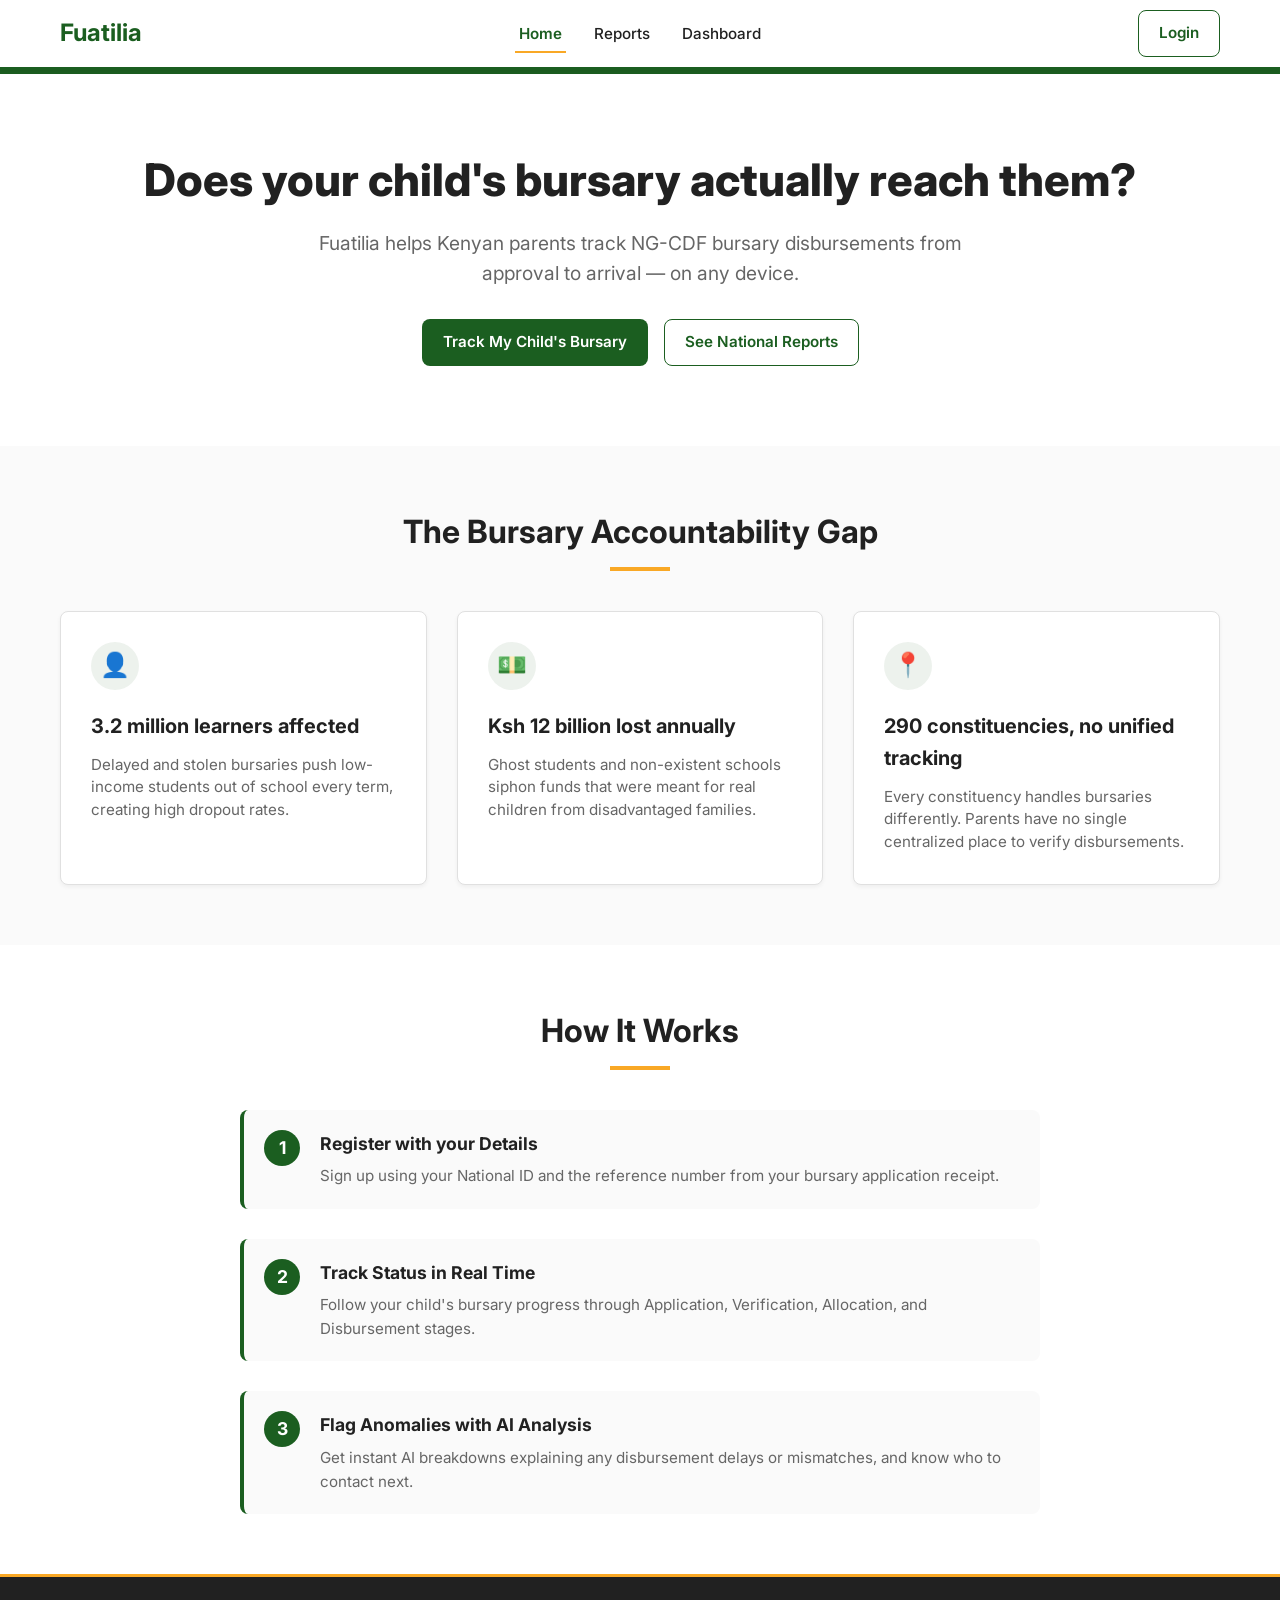
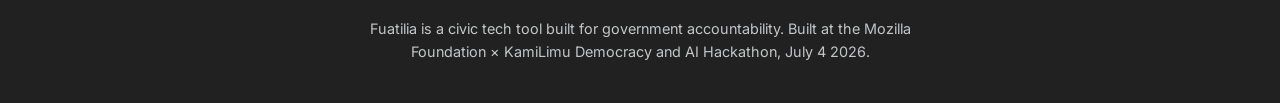
<file: frontend/index.html>
<!DOCTYPE html>
<html lang="en">
<head>
  <meta charset="UTF-8">
  <meta name="viewport" content="width=device-width, initial-scale=1.0">
  <meta name="description" content="Fuatilia is a Kenyan NG-CDF bursary tracking platform that helps parents track disbursements from approval to arrival.">
  <title>Fuatilia — Kenyan NG-CDF Bursary Tracking Platform</title>
  <link rel="stylesheet" href="style.css">
</head>
<body>

  <!-- Sticky Top Navigation Bar -->
  <nav class="navbar" id="navbar">
    <div class="container">
      <a href="index.html" class="nav-logo">
        Fuatilia
      </a>
      <ul class="nav-links">
        <li class="active"><a href="index.html">Home</a></li>
        <li><a href="reports.html">Reports</a></li>
        <li><a href="dashboard.html" id="nav-dashboard-link">Dashboard</a></li>
      </ul>
      <div class="nav-auth" id="nav-auth-container">
        <!-- Rendered dynamically by script.js -->
        <a href="dashboard.html" class="btn btn-secondary" id="nav-login-btn">Login</a>
      </div>
    </div>
  </nav>

  <!-- Hero Section -->
  <header class="hero">
    <div class="container">
      <h1>Does your child's bursary actually reach them?</h1>
      <p>Fuatilia helps Kenyan parents track NG-CDF bursary disbursements from approval to arrival — on any device.</p>
      <div class="hero-actions">
        <a href="dashboard.html" class="btn btn-primary" id="hero-track-btn">Track My Child's Bursary</a>
        <a href="reports.html" class="btn btn-secondary">See National Reports</a>
      </div>
    </div>
  </header>

  <!-- Problem Section -->
  <section class="section">
    <div class="container">
      <h2 class="section-title">The Bursary Accountability Gap</h2>
      <div class="grid-3">
        <!-- Card 1 -->
        <div class="card">
          <div class="card-icon">👤</div>
          <h3>3.2 million learners affected</h3>
          <p>Delayed and stolen bursaries push low-income students out of school every term, creating high dropout rates.</p>
        </div>
        <!-- Card 2 -->
        <div class="card">
          <div class="card-icon">💵</div>
          <h3>Ksh 12 billion lost annually</h3>
          <p>Ghost students and non-existent schools siphon funds that were meant for real children from disadvantaged families.</p>
        </div>
        <!-- Card 3 -->
        <div class="card">
          <div class="card-icon">📍</div>
          <h3>290 constituencies, no unified tracking</h3>
          <p>Every constituency handles bursaries differently. Parents have no single centralized place to verify disbursements.</p>
        </div>
      </div>
    </div>
  </section>

  <!-- How It Works Section -->
  <section class="section bg-white">
    <div class="container">
      <h2 class="section-title">How It Works</h2>
      <div class="steps">
        <!-- Step 1 -->
        <div class="step-card">
          <div class="step-number">1</div>
          <div class="step-content">
            <h4>Register with your Details</h4>
            <p>Sign up using your National ID and the reference number from your bursary application receipt.</p>
          </div>
        </div>
        <!-- Step 2 -->
        <div class="step-card">
          <div class="step-number">2</div>
          <div class="step-content">
            <h4>Track Status in Real Time</h4>
            <p>Follow your child's bursary progress through Application, Verification, Allocation, and Disbursement stages.</p>
          </div>
        </div>
        <!-- Step 3 -->
        <div class="step-card">
          <div class="step-number">3</div>
          <div class="step-content">
            <h4>Flag Anomalies with AI Analysis</h4>
            <p>Get instant AI breakdowns explaining any disbursement delays or mismatches, and know who to contact next.</p>
          </div>
        </div>
      </div>
    </div>
  </section>

  <!-- Footer -->
  <footer>
    <div class="container">
      <p>Fuatilia is a civic tech tool built for government accountability. Built at the Mozilla Foundation × KamiLimu Democracy and AI Hackathon, July 4 2026.</p>
    </div>
  </footer>

  <script src="script.js"></script>
</body>
</html>
</file>
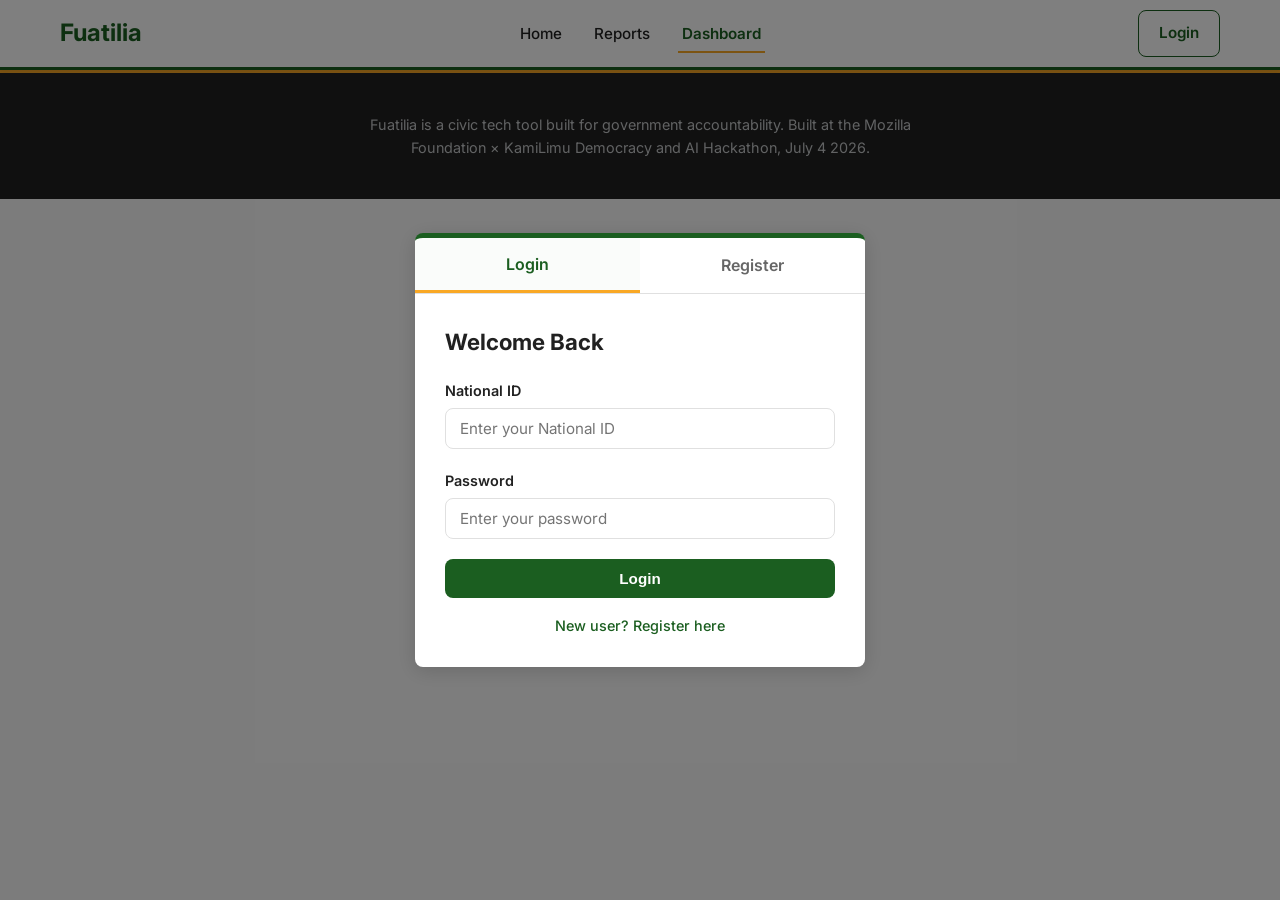
<file: frontend/dashboard.html>
<!DOCTYPE html>
<html lang="en">
<head>
  <meta charset="UTF-8">
  <meta name="viewport" content="width=device-width, initial-scale=1.0">
  <meta name="description" content="Fuatilia Dashboard — Track your child's NG-CDF bursary status, detect anomalies, and manage your profile.">
  <title>Dashboard — Fuatilia</title>
  <link rel="stylesheet" href="style.css">
</head>
<body>

  <!-- Sticky Top Navigation Bar -->
  <nav class="navbar" id="navbar">
    <div class="container">
      <a href="index.html" class="nav-logo">Fuatilia</a>
      <ul class="nav-links">
        <li><a href="index.html">Home</a></li>
        <li><a href="reports.html">Reports</a></li>
        <li class="active"><a href="dashboard.html">Dashboard</a></li>
      </ul>
      <div class="nav-auth" id="nav-auth-container">
        <!-- Rendered by script.js -->
      </div>
    </div>
  </nav>

  <!-- =============================================
       AUTH MODAL (shown when user is not logged in)
       ============================================= -->
  <div class="modal-overlay" id="auth-modal">
    <div class="modal-card">
      <!-- Modal Tabs -->
      <div class="modal-tabs">
        <button class="modal-tab-btn active" id="tab-login-btn" onclick="switchAuthTab('login')">Login</button>
        <button class="modal-tab-btn" id="tab-register-btn" onclick="switchAuthTab('register')">Register</button>
      </div>

      <div class="modal-body">
        <!-- -------------------- -->
        <!-- LOGIN TAB            -->
        <!-- -------------------- -->
        <div class="modal-view active" id="modal-login">
          <h2 style="font-size:1.4rem; margin-bottom: 20px;">Welcome Back</h2>
          
          <!-- Login Error Alert (hidden initially) -->
          <div class="alert alert-error" id="login-error" style="display:none;"></div>
          <!-- Login Success Alert (hidden initially) -->
          <div class="alert alert-success" id="login-success" style="display:none;"></div>

          <div class="form-group">
            <label for="login-national-id">National ID</label>
            <input type="text" id="login-national-id" class="form-control" placeholder="Enter your National ID" autocomplete="off">
          </div>
          <div class="form-group">
            <label for="login-password">Password</label>
            <input type="password" id="login-password" class="form-control" placeholder="Enter your password">
          </div>
          <button class="btn btn-primary" style="width:100%;" id="login-submit-btn" onclick="handleLogin()">
            Login
          </button>
          <a href="#" class="form-link" onclick="switchAuthTab('register'); return false;">New user? Register here</a>
        </div>

        <!-- -------------------- -->
        <!-- REGISTER TAB         -->
        <!-- -------------------- -->
        <div class="modal-view" id="modal-register">
          <h2 style="font-size:1.4rem; margin-bottom: 20px;">Create Account</h2>

          <!-- Register Error Alert (hidden initially) -->
          <div class="alert alert-error" id="register-error" style="display:none;"></div>
          <!-- Register Success Alert (hidden initially) -->
          <div class="alert alert-success" id="register-success" style="display:none;"></div>

          <div class="form-group">
            <label for="reg-name">Full Name</label>
            <input type="text" id="reg-name" class="form-control" placeholder="e.g. Mary Akinyi">
          </div>
          <div class="form-group">
            <label for="reg-national-id">National ID</label>
            <input type="text" id="reg-national-id" class="form-control" placeholder="Enter your National ID" autocomplete="off">
          </div>
          <div class="form-group">
            <label for="reg-reference">Reference Number</label>
            <input type="text" id="reg-reference" class="form-control" placeholder="e.g. NGCDF/SIA/2026/001">
          </div>
          <div class="form-group">
            <label for="reg-password">Password</label>
            <input type="password" id="reg-password" class="form-control" placeholder="Choose a strong password">
          </div>
          <div class="form-group">
            <label for="reg-confirm-password">Confirm Password</label>
            <input type="password" id="reg-confirm-password" class="form-control" placeholder="Repeat password">
          </div>
          <button class="btn btn-primary" style="width:100%;" id="register-submit-btn" onclick="handleRegister()">
            Register
          </button>
          <a href="#" class="form-link" onclick="switchAuthTab('login'); return false;">Already have an account? Login</a>
        </div>
      </div>
    </div>
  </div>

  <!-- =============================================
       DASHBOARD (shown when user IS logged in)
       ============================================= -->
  <div class="dashboard-container" id="dashboard-container" style="display:none;">

    <!-- Sidebar -->
    <aside class="sidebar">
      <div class="sidebar-top">
        <!-- Parent Profile Summary -->
        <div class="profile-summary">
          <h4 id="sidebar-parent-name">Loading...</h4>
          <p id="sidebar-national-id" style="font-size:0.8rem; font-family: monospace;">ID: —</p>
        </div>

        <!-- Sidebar Navigation -->
        <ul class="sidebar-nav">
          <li class="active" id="sidebar-track-item">
            <a href="#" onclick="switchDashboardView('track'); return false;">
              📋 Track
            </a>
          </li>
          <li id="sidebar-profile-item">
            <a href="#" onclick="switchDashboardView('profile'); return false;">
              👤 Profile
            </a>
          </li>
        </ul>
      </div>

      <!-- Sidebar Logout Button -->
      <div>
        <button class="btn btn-outline-danger" style="width:100%;" onclick="handleLogout()">
          Logout
        </button>
      </div>
    </aside>

    <!-- Main Content Area -->
    <main class="main-content">

      <!-- ============================
           TRACK VIEW (default)
           ============================ -->
      <div class="dashboard-view active" id="view-track">
        <h1 style="font-size:1.8rem; font-weight:700; margin-bottom:8px;">Bursary Tracker</h1>
        <p style="color:var(--text-muted); margin-bottom:30px;">Real-time status of your children's NG-CDF bursary applications.</p>
        
        <!-- Child cards rendered here by script.js -->
        <div id="children-cards-container">
          <p style="color:var(--text-muted);">Loading bursary data...</p>
        </div>
      </div>

      <!-- ============================
           PROFILE VIEW
           ============================ -->
      <div class="dashboard-view" id="view-profile">
        <h1 style="font-size:1.8rem; font-weight:700; margin-bottom:8px;">My Profile</h1>
        <p style="color:var(--text-muted); margin-bottom:30px;">Manage your account details and linked children.</p>

        <div class="profile-grid">
          
          <!-- Left column: Parent Details + Change Password -->
          <div style="display:flex; flex-direction:column; gap:30px;">

            <!-- Parent Details Card -->
            <div class="profile-card">
              <h3>📇 Parent Details</h3>
              <div id="profile-details-container">
                <!-- Rendered by script.js -->
              </div>
            </div>

            <!-- Change Password Card -->
            <div class="profile-card">
              <h3>🔒 Change Password</h3>
              <div class="alert alert-error" id="pwd-error" style="display:none;"></div>
              <div class="alert alert-success" id="pwd-success" style="display:none;"></div>
              <div class="form-group">
                <label for="pwd-current">Current Password</label>
                <input type="password" id="pwd-current" class="form-control" placeholder="Your current password">
              </div>
              <div class="form-group">
                <label for="pwd-new">New Password</label>
                <input type="password" id="pwd-new" class="form-control" placeholder="New password (min. 6 characters)">
              </div>
              <div class="form-group">
                <label for="pwd-confirm">Confirm New Password</label>
                <input type="password" id="pwd-confirm" class="form-control" placeholder="Repeat new password">
              </div>
              <button class="btn btn-primary" id="pwd-save-btn" onclick="handleChangePassword()">
                Save Password
              </button>
            </div>

          </div>

          <!-- Right column: Children list + Add Child -->
          <div style="display:flex; flex-direction:column; gap:30px;">

            <!-- Children List Card -->
            <div class="profile-card">
              <h3>🎓 Linked Children</h3>
              <div id="profile-children-container">
                <!-- Rendered by script.js -->
              </div>
            </div>

            <!-- Add Child Card -->
            <div class="profile-card">
              <h3>➕ Add Another Child</h3>
              <p style="font-size:0.9rem; color:var(--text-muted); margin-bottom:20px;">
                Link additional children using their NG-CDF application reference number.
              </p>
              <div class="alert alert-error" id="add-child-error" style="display:none;"></div>
              <div class="alert alert-success" id="add-child-success" style="display:none;"></div>
              <div class="form-group">
                <label for="add-child-reference">Reference Number</label>
                <input type="text" id="add-child-reference" class="form-control" placeholder="e.g. NGCDF/KIS/2026/002">
              </div>
              <button class="btn btn-primary" id="add-child-btn" onclick="handleAddChild()">
                Add Child
              </button>
            </div>

          </div>

        </div>
      </div>
      <!-- END profile view -->

    </main>
  </div>
  <!-- END dashboard container -->

  <!-- Footer -->
  <footer>
    <div class="container">
      <p>Fuatilia is a civic tech tool built for government accountability. Built at the Mozilla Foundation × KamiLimu Democracy and AI Hackathon, July 4 2026.</p>
    </div>
  </footer>

  <script src="script.js"></script>
</body>
</html>
</file>
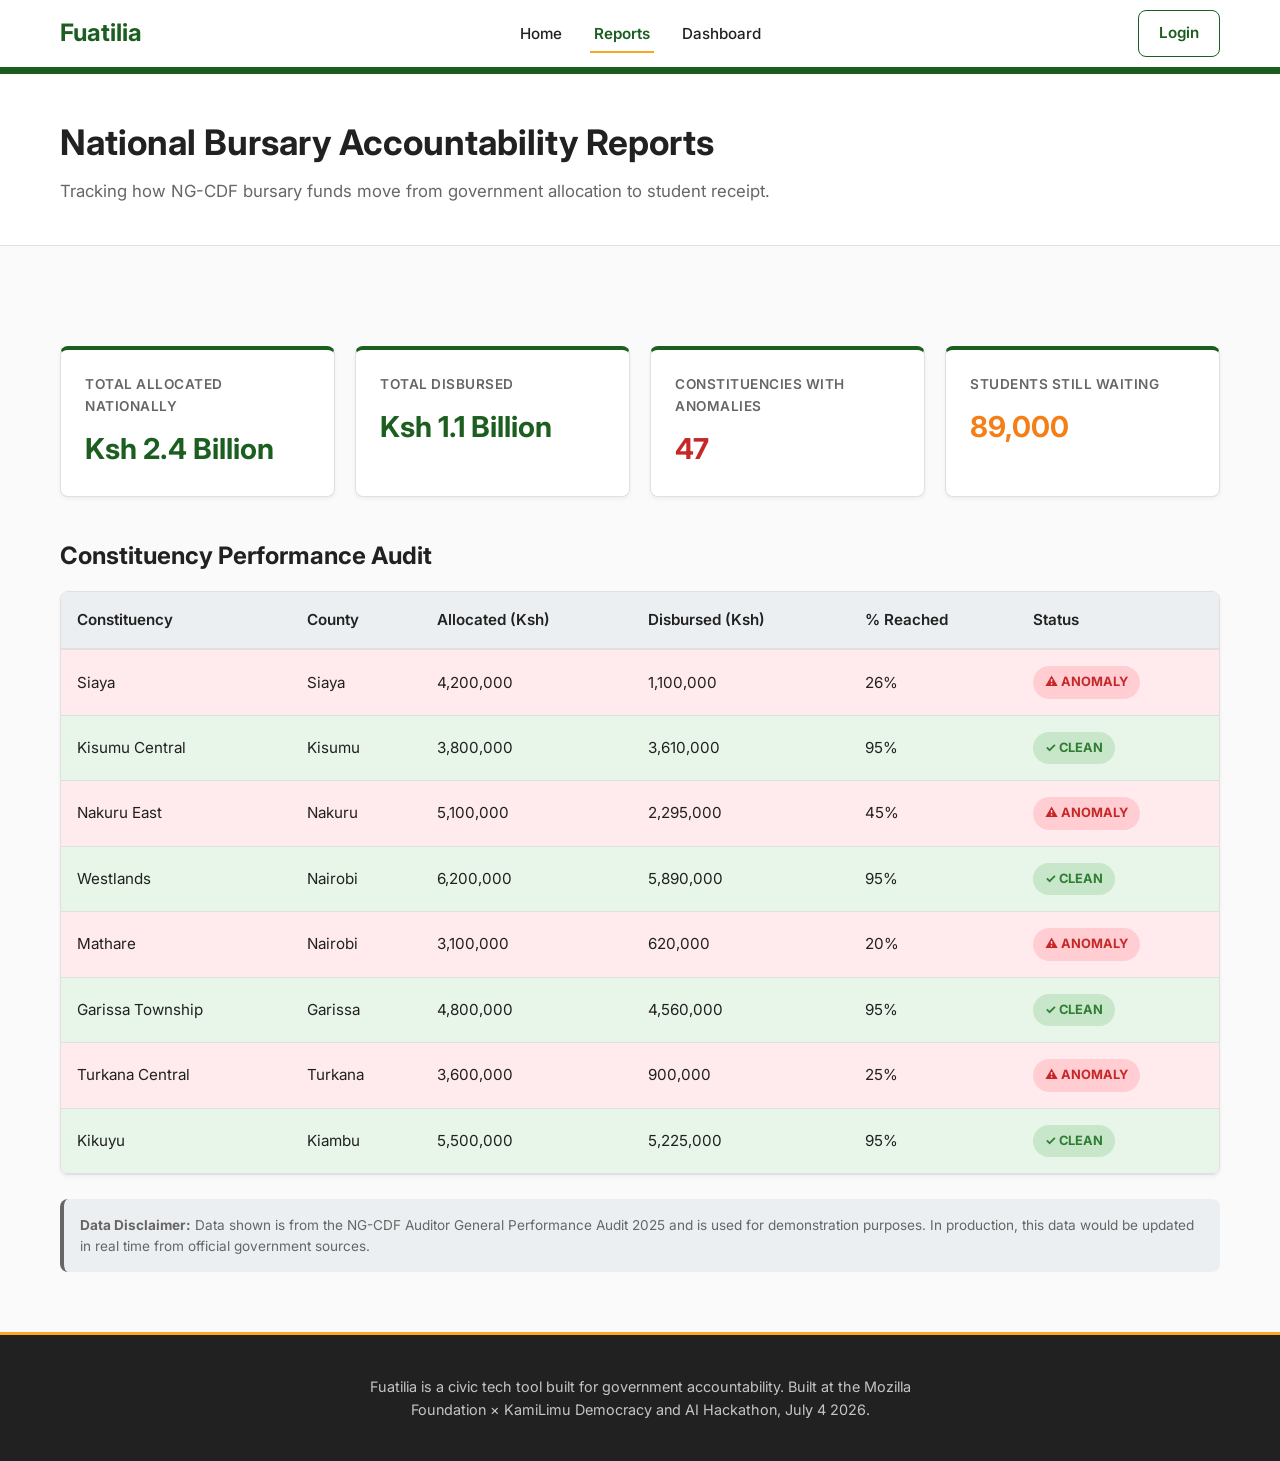
<file: frontend/reports.html>
<!DOCTYPE html>
<html lang="en">
<head>
  <meta charset="UTF-8">
  <meta name="viewport" content="width=device-width, initial-scale=1.0">
  <meta name="description" content="Fuatilia National Bursary Accountability Reports. Analyze constituency-level allocations, disbursements, anomalies, and clean records.">
  <title>National Reports — Fuatilia</title>
  <link rel="stylesheet" href="style.css">
</head>
<body>

  <!-- Sticky Top Navigation Bar -->
  <nav class="navbar" id="navbar">
    <div class="container">
      <a href="index.html" class="nav-logo">
        Fuatilia
      </a>
      <ul class="nav-links">
        <li><a href="index.html">Home</a></li>
        <li class="active"><a href="reports.html">Reports</a></li>
        <li><a href="dashboard.html" id="nav-dashboard-link">Dashboard</a></li>
      </ul>
      <div class="nav-auth" id="nav-auth-container">
        <!-- Rendered dynamically by script.js -->
        <a href="dashboard.html" class="btn btn-secondary" id="nav-login-btn">Login</a>
      </div>
    </div>
  </nav>

  <!-- Page Header -->
  <header class="page-header">
    <div class="container">
      <h1>National Bursary Accountability Reports</h1>
      <p>Tracking how NG-CDF bursary funds move from government allocation to student receipt.</p>
    </div>
  </header>

  <!-- Main Content Section -->
  <main class="section">
    <div class="container">
      
      <!-- Summary Metrics Row -->
      <div class="metrics-row">
        <!-- Card 1 -->
        <div class="metric-card">
          <span class="metric-label">Total Allocated Nationally</span>
          <span class="metric-value">Ksh 2.4 Billion</span>
        </div>
        <!-- Card 2 -->
        <div class="metric-card">
          <span class="metric-label">Total Disbursed</span>
          <span class="metric-value">Ksh 1.1 Billion</span>
        </div>
        <!-- Card 3 -->
        <div class="metric-card">
          <span class="metric-label">Constituencies with Anomalies</span>
          <span class="metric-value" style="color: var(--error-color);">47</span>
        </div>
        <!-- Card 4 -->
        <div class="metric-card">
          <span class="metric-label">Students Still Waiting</span>
          <span class="metric-value" style="color: var(--warning-color);">89,000</span>
        </div>
      </div>

      <h2 style="font-size: 1.5rem; font-weight: 700; margin-bottom: 16px;">Constituency Performance Audit</h2>
      
      <!-- Constituency Table -->
      <div class="table-container">
        <table id="reports-table">
          <thead>
            <tr>
              <th data-column="constituency" data-type="text">Constituency</th>
              <th data-column="county" data-type="text">County</th>
              <th data-column="allocated" data-type="number">Allocated (Ksh)</th>
              <th data-column="disbursed" data-type="number">Disbursed (Ksh)</th>
              <th data-column="reached" data-type="percentage">% Reached</th>
              <th data-column="status" data-type="text">Status</th>
            </tr>
          </thead>
          <tbody>
            <!-- Siaya -->
            <tr class="row-anomaly">
              <td data-value="Siaya">Siaya</td>
              <td data-value="Siaya">Siaya</td>
              <td data-value="4200000">4,200,000</td>
              <td data-value="1100000">1,100,000</td>
              <td data-value="26">26%</td>
              <td data-value="Anomaly"><span class="badge badge-danger">⚠ Anomaly</span></td>
            </tr>
            <!-- Kisumu Central -->
            <tr class="row-clean">
              <td data-value="Kisumu Central">Kisumu Central</td>
              <td data-value="Kisumu">Kisumu</td>
              <td data-value="3800000">3,800,000</td>
              <td data-value="3610000">3,610,000</td>
              <td data-value="95">95%</td>
              <td data-value="Clean"><span class="badge badge-success">✓ Clean</span></td>
            </tr>
            <!-- Nakuru East -->
            <tr class="row-anomaly">
              <td data-value="Nakuru East">Nakuru East</td>
              <td data-value="Nakuru">Nakuru</td>
              <td data-value="5100000">5,100,000</td>
              <td data-value="2295000">2,295,000</td>
              <td data-value="45">45%</td>
              <td data-value="Anomaly"><span class="badge badge-danger">⚠ Anomaly</span></td>
            </tr>
            <!-- Westlands -->
            <tr class="row-clean">
              <td data-value="Westlands">Westlands</td>
              <td data-value="Nairobi">Nairobi</td>
              <td data-value="6200000">6,200,000</td>
              <td data-value="5890000">5,890,000</td>
              <td data-value="95">95%</td>
              <td data-value="Clean"><span class="badge badge-success">✓ Clean</span></td>
            </tr>
            <!-- Mathare -->
            <tr class="row-anomaly">
              <td data-value="Mathare">Mathare</td>
              <td data-value="Nairobi">Nairobi</td>
              <td data-value="3100000">3,100,000</td>
              <td data-value="620000">620,000</td>
              <td data-value="20">20%</td>
              <td data-value="Anomaly"><span class="badge badge-danger">⚠ Anomaly</span></td>
            </tr>
            <!-- Garissa Township -->
            <tr class="row-clean">
              <td data-value="Garissa Township">Garissa Township</td>
              <td data-value="Garissa">Garissa</td>
              <td data-value="4800000">4,800,000</td>
              <td data-value="4560000">4,560,000</td>
              <td data-value="95">95%</td>
              <td data-value="Clean"><span class="badge badge-success">✓ Clean</span></td>
            </tr>
            <!-- Turkana Central -->
            <tr class="row-anomaly">
              <td data-value="Turkana Central">Turkana Central</td>
              <td data-value="Turkana">Turkana</td>
              <td data-value="3600000">3,600,000</td>
              <td data-value="900000">900,000</td>
              <td data-value="25">25%</td>
              <td data-value="Anomaly"><span class="badge badge-danger">⚠ Anomaly</span></td>
            </tr>
            <!-- Kikuyu -->
            <tr class="row-clean">
              <td data-value="Kikuyu">Kikuyu</td>
              <td data-value="Kiambu">Kiambu</td>
              <td data-value="5500000">5,500,000</td>
              <td data-value="5225000">5,225,000</td>
              <td data-value="95">95%</td>
              <td data-value="Clean"><span class="badge badge-success">✓ Clean</span></td>
            </tr>
          </tbody>
        </table>
      </div>

      <!-- Data Disclaimer -->
      <div class="disclaimer">
        <strong>Data Disclaimer:</strong> Data shown is from the NG-CDF Auditor General Performance Audit 2025 and is used for demonstration purposes. In production, this data would be updated in real time from official government sources.
      </div>

    </div>
  </main>

  <!-- Footer -->
  <footer>
    <div class="container">
      <p>Fuatilia is a civic tech tool built for government accountability. Built at the Mozilla Foundation × KamiLimu Democracy and AI Hackathon, July 4 2026.</p>
    </div>
  </footer>

  <script src="script.js"></script>
</body>
</html>
</file>
<file: frontend/style.css>
/* Import Inter Font from Google Fonts */
@import url('https://fonts.googleapis.com/css2?family=Inter:wght@300;400;500;600;700&display=swap');

/* CSS Custom Properties (Variables) */
:root {
  --primary-color: #1B5E20; /* Deep green */
  --accent-color: #F9A825;  /* Gold */
  --bg-color: #FAFAFA;      /* Off-white */
  --card-bg: #FFFFFF;
  --text-color: #212121;    /* Dark */
  --text-muted: #666666;
  --success-color: #2E7D32;
  --warning-color: #F57F17;
  --error-color: #C62828;
  --border-color: #E0E0E0;
  
  --font-family: 'Inter', -apple-system, BlinkMacSystemFont, "Segoe UI", Roboto, Helvetica, Arial, sans-serif;
  --box-shadow: 0 2px 4px rgba(0, 0, 0, 0.05);
  --border-radius: 8px;
  
  --nav-height: 70px;
}

/* Base Styles */
* {
  box-sizing: border-box;
  margin: 0;
  padding: 0;
}

body {
  font-family: var(--font-family);
  background-color: var(--bg-color);
  color: var(--text-color);
  line-height: 1.6;
  -webkit-font-smoothing: antialiased;
}

/* Container */
.container {
  max-width: 1200px;
  margin: 0 auto;
  padding: 0 20px;
  width: 100%;
}

/* Navigation Bar */
.navbar {
  background-color: #FFFFFF;
  border-bottom: 3px solid var(--primary-color);
  position: sticky;
  top: 0;
  z-index: 1000;
  box-shadow: var(--box-shadow);
  height: var(--nav-height);
  display: flex;
  align-items: center;
}

.navbar .container {
  display: flex;
  justify-content: space-between;
  align-items: center;
}

.nav-logo {
  font-weight: 700;
  font-size: 1.5rem;
  color: var(--primary-color);
  text-decoration: none;
  display: flex;
  align-items: center;
  gap: 8px;
}

.nav-links {
  display: flex;
  gap: 24px;
  list-style: none;
}

.nav-links a {
  text-decoration: none;
  color: var(--text-color);
  font-weight: 500;
  font-size: 0.95rem;
  padding: 8px 4px;
  border-bottom: 2px solid transparent;
  transition: color 0.2s, border-color 0.2s;
}

.nav-links a:hover {
  color: var(--primary-color);
}

.nav-links li.active a {
  border-bottom: 2px solid var(--accent-color);
  color: var(--primary-color);
  font-weight: 600;
}

.nav-auth {
  display: flex;
  align-items: center;
  gap: 16px;
}

.user-welcome {
  font-size: 0.9rem;
  font-weight: 500;
}

/* Buttons */
.btn {
  display: inline-flex;
  align-items: center;
  justify-content: center;
  padding: 10px 20px;
  border-radius: var(--border-radius);
  font-weight: 600;
  font-size: 0.95rem;
  cursor: pointer;
  transition: background-color 0.2s, color 0.2s, border-color 0.2s;
  text-decoration: none;
  border: 1px solid transparent;
  gap: 8px;
}

.btn-primary {
  background-color: var(--primary-color);
  color: #FFFFFF;
}

.btn-primary:hover {
  background-color: #144718;
}

.btn-secondary {
  background-color: transparent;
  color: var(--primary-color);
  border: 1.5px solid var(--primary-color);
}

.btn-secondary:hover {
  background-color: rgba(27, 94, 32, 0.05);
}

.btn-outline-danger {
  background-color: transparent;
  color: var(--error-color);
  border: 1.5px solid var(--error-color);
  padding: 8px 16px;
  font-size: 0.85rem;
}

.btn-outline-danger:hover {
  background-color: rgba(198, 40, 40, 0.05);
}

.btn:disabled {
  opacity: 0.6;
  cursor: not-allowed;
}

/* Spinner */
.spinner {
  border: 2px solid rgba(255, 255, 255, 0.3);
  border-top: 2px solid #FFFFFF;
  border-radius: 50%;
  width: 16px;
  height: 16px;
  animation: spin 0.8s linear infinite;
  display: inline-block;
}

.btn-secondary .spinner {
  border: 2px solid rgba(27, 94, 32, 0.2);
  border-top: 2px solid var(--primary-color);
}

@keyframes spin {
  0% { transform: rotate(0deg); }
  100% { transform: rotate(360deg); }
}

/* Alerts and Notifications */
.alert {
  padding: 12px 16px;
  border-radius: var(--border-radius);
  font-size: 0.9rem;
  margin-bottom: 16px;
  display: flex;
  align-items: center;
  gap: 12px;
}

.alert-error {
  background-color: #FFEBEE;
  color: var(--error-color);
  border: 1px solid #FFCDD2;
}

.alert-success {
  background-color: #E8F5E9;
  color: var(--success-color);
  border: 1px solid #C8E6C9;
}

/* Page Hero Section */
.hero {
  background-color: #FFFFFF;
  border-top: 4px solid var(--primary-color);
  padding: 80px 0;
  text-align: center;
}

.hero h1 {
  font-size: 2.8rem;
  font-weight: 800;
  color: var(--text-color);
  line-height: 1.2;
  margin-bottom: 20px;
}

.hero p {
  font-size: 1.2rem;
  color: var(--text-muted);
  max-width: 700px;
  margin: 0 auto 30px auto;
}

.hero-actions {
  display: flex;
  justify-content: center;
  gap: 16px;
}

/* Problem Section */
.section {
  padding: 60px 0;
}

.section-title {
  text-align: center;
  font-size: 2rem;
  margin-bottom: 40px;
  position: relative;
  font-weight: 700;
}

.section-title::after {
  content: '';
  display: block;
  width: 60px;
  height: 4px;
  background-color: var(--accent-color);
  margin: 10px auto 0 auto;
}

.grid-3 {
  display: grid;
  grid-template-columns: repeat(3, 1fr);
  gap: 30px;
}

.card {
  background-color: var(--card-bg);
  border-radius: var(--border-radius);
  padding: 30px;
  box-shadow: var(--box-shadow);
  border: 1px solid var(--border-color);
}

.card-icon {
  width: 48px;
  height: 48px;
  border-radius: 50%;
  background-color: rgba(27, 94, 32, 0.08);
  color: var(--primary-color);
  display: flex;
  align-items: center;
  justify-content: center;
  font-size: 1.5rem;
  margin-bottom: 20px;
}

.card h3 {
  font-size: 1.25rem;
  margin-bottom: 12px;
  font-weight: 700;
}

.card p {
  color: var(--text-muted);
  font-size: 0.95rem;
  line-height: 1.5;
}

/* How It Works Section */
.bg-white {
  background-color: #FFFFFF;
}

.steps {
  display: flex;
  flex-direction: column;
  gap: 30px;
  max-width: 800px;
  margin: 0 auto;
}

.step-card {
  display: flex;
  gap: 20px;
  align-items: flex-start;
  padding: 20px;
  background: var(--bg-color);
  border-radius: var(--border-radius);
  border-left: 4px solid var(--primary-color);
}

.step-number {
  background-color: var(--primary-color);
  color: #FFFFFF;
  width: 36px;
  height: 36px;
  border-radius: 50%;
  display: flex;
  align-items: center;
  justify-content: center;
  font-weight: 700;
  font-size: 1.1rem;
  flex-shrink: 0;
}

.step-content h4 {
  font-size: 1.1rem;
  margin-bottom: 6px;
  font-weight: 700;
}

.step-content p {
  color: var(--text-muted);
  font-size: 0.95rem;
}

/* Page Headers (Reports / Dashboard) */
.page-header {
  padding: 40px 0;
  background-color: #FFFFFF;
  border-top: 4px solid var(--primary-color);
  border-bottom: 1px solid var(--border-color);
  margin-bottom: 40px;
}

.page-header h1 {
  font-size: 2.2rem;
  font-weight: 700;
  margin-bottom: 8px;
}

.page-header p {
  color: var(--text-muted);
  font-size: 1.05rem;
}

/* Metric Cards Row */
.metrics-row {
  display: grid;
  grid-template-columns: repeat(4, 1fr);
  gap: 20px;
  margin-bottom: 40px;
}

.metric-card {
  background-color: #FFFFFF;
  border-radius: var(--border-radius);
  padding: 24px;
  box-shadow: var(--box-shadow);
  border: 1px solid var(--border-color);
  border-top: 4px solid var(--primary-color);
  display: flex;
  flex-direction: column;
  gap: 8px;
}

.metric-label {
  font-size: 0.85rem;
  font-weight: 600;
  text-transform: uppercase;
  color: var(--text-muted);
  letter-spacing: 0.5px;
}

.metric-value {
  font-size: 1.8rem;
  font-weight: 700;
  color: var(--primary-color);
}

/* Tables */
.table-container {
  background-color: #FFFFFF;
  border-radius: var(--border-radius);
  box-shadow: var(--box-shadow);
  border: 1px solid var(--border-color);
  overflow-x: auto;
  margin-bottom: 24px;
}

table {
  width: 100%;
  border-collapse: collapse;
  text-align: left;
  font-size: 0.95rem;
}

th {
  background-color: #ECEFF1;
  color: var(--text-color);
  font-weight: 600;
  padding: 16px;
  border-bottom: 2px solid var(--border-color);
  cursor: pointer;
  user-select: none;
  white-space: nowrap;
}

th:hover {
  background-color: #CFD8DC;
}

th.sort-asc::after {
  content: ' ▲';
  font-size: 0.75rem;
  color: var(--primary-color);
}

th.sort-desc::after {
  content: ' ▼';
  font-size: 0.75rem;
  color: var(--primary-color);
}

td {
  padding: 16px;
  border-bottom: 1px solid var(--border-color);
  vertical-align: middle;
}

/* Table Row Highlights */
.row-anomaly {
  background-color: #FFEBEE !important;
}

.row-clean {
  background-color: #E8F5E9 !important;
}

/* Badges */
.badge {
  display: inline-flex;
  align-items: center;
  gap: 6px;
  padding: 6px 12px;
  border-radius: 50px;
  font-size: 0.8rem;
  font-weight: 700;
  text-transform: uppercase;
}

.badge-danger {
  background-color: #FFCDD2;
  color: var(--error-color);
}

.badge-success {
  background-color: #C8E6C9;
  color: var(--success-color);
}

/* Disclaimers */
.disclaimer {
  font-size: 0.85rem;
  color: var(--text-muted);
  line-height: 1.5;
  background-color: #ECEFF1;
  padding: 16px;
  border-radius: var(--border-radius);
  border-left: 4px solid var(--text-muted);
  margin-top: 20px;
}

/* Modals */
.modal-overlay {
  position: fixed;
  top: 0;
  left: 0;
  right: 0;
  bottom: 0;
  background-color: rgba(0, 0, 0, 0.5);
  display: flex;
  align-items: center;
  justify-content: center;
  z-index: 2000;
}

.modal-card {
  background-color: #FFFFFF;
  border-radius: var(--border-radius);
  box-shadow: 0 4px 20px rgba(0, 0, 0, 0.15);
  width: 100%;
  max-width: 450px;
  overflow: hidden;
  border-top: 5px solid var(--primary-color);
}

.modal-tabs {
  display: flex;
  border-bottom: 1px solid var(--border-color);
}

.modal-tab-btn {
  flex: 1;
  padding: 16px;
  background: none;
  border: none;
  font-family: var(--font-family);
  font-weight: 600;
  font-size: 1rem;
  cursor: pointer;
  color: var(--text-muted);
  text-align: center;
  outline: none;
}

.modal-tab-btn.active {
  color: var(--primary-color);
  border-bottom: 3px solid var(--accent-color);
  background-color: rgba(27, 94, 32, 0.02);
}

.modal-body {
  padding: 30px;
}

.modal-view {
  display: none;
}

.modal-view.active {
  display: block;
}

/* Forms */
.form-group {
  margin-bottom: 20px;
  display: flex;
  flex-direction: column;
  gap: 6px;
}

.form-group label {
  font-size: 0.9rem;
  font-weight: 600;
}

.form-control {
  font-family: var(--font-family);
  padding: 10px 14px;
  border-radius: var(--border-radius);
  border: 1px solid var(--border-color);
  font-size: 0.95rem;
  outline: none;
  transition: border-color 0.2s;
}

.form-control:focus {
  border-color: var(--primary-color);
}

.form-link {
  display: block;
  text-align: center;
  margin-top: 16px;
  color: var(--primary-color);
  font-size: 0.9rem;
  text-decoration: none;
  font-weight: 500;
}

.form-link:hover {
  text-decoration: underline;
}

/* Dashboard Layout */
.dashboard-container {
  display: flex;
  min-height: calc(100vh - var(--nav-height));
}

.sidebar {
  width: 240px;
  background-color: #FFFFFF;
  border-right: 1px solid var(--border-color);
  padding: 30px 20px;
  display: flex;
  flex-direction: column;
  justify-content: space-between;
  flex-shrink: 0;
}

.sidebar-top {
  display: flex;
  flex-direction: column;
  gap: 30px;
}

.profile-summary {
  padding-bottom: 20px;
  border-bottom: 1px solid var(--border-color);
}

.profile-summary h4 {
  font-size: 1.05rem;
  font-weight: 700;
  color: var(--primary-color);
}

.profile-summary p {
  font-size: 0.85rem;
  color: var(--text-muted);
  margin-top: 4px;
}

.sidebar-nav {
  list-style: none;
  display: flex;
  flex-direction: column;
  gap: 8px;
}

.sidebar-nav a {
  display: flex;
  align-items: center;
  gap: 12px;
  padding: 12px 16px;
  text-decoration: none;
  color: var(--text-color);
  font-weight: 500;
  border-radius: var(--border-radius);
  font-size: 0.95rem;
  transition: background-color 0.2s, color 0.2s;
}

.sidebar-nav a:hover {
  background-color: var(--bg-color);
  color: var(--primary-color);
}

.sidebar-nav li.active a {
  background-color: rgba(27, 94, 32, 0.08);
  color: var(--primary-color);
  font-weight: 600;
}

.main-content {
  flex: 1;
  padding: 40px;
  background-color: var(--bg-color);
}

.dashboard-view {
  display: none;
}

.dashboard-view.active {
  display: block;
}

/* Tracker Cards */
.child-card {
  background-color: #FFFFFF;
  border-radius: var(--border-radius);
  box-shadow: var(--box-shadow);
  border: 1px solid var(--border-color);
  padding: 30px;
  margin-bottom: 30px;
}

.child-header {
  display: flex;
  justify-content: space-between;
  align-items: flex-start;
  margin-bottom: 24px;
}

.child-title h3 {
  font-size: 1.4rem;
  font-weight: 700;
}

.child-title p {
  color: var(--text-muted);
  font-size: 0.9rem;
  margin-top: 4px;
}

.child-amounts {
  display: flex;
  gap: 24px;
  background-color: var(--bg-color);
  padding: 12px 20px;
  border-radius: var(--border-radius);
  border: 1px solid var(--border-color);
}

.amount-box {
  display: flex;
  flex-direction: column;
}

.amount-label {
  font-size: 0.75rem;
  font-weight: 600;
  text-transform: uppercase;
  color: var(--text-muted);
}

.amount-val {
  font-size: 1.15rem;
  font-weight: 700;
  color: var(--primary-color);
}

/* Tracker Progress Bar */
.progress-container {
  margin: 35px 0;
}

.progress-track {
  height: 6px;
  background-color: var(--border-color);
  position: relative;
  margin: 0 40px;
}

.progress-bar-fill {
  height: 100%;
  background-color: var(--primary-color);
  width: 0%;
  transition: width 0.3s;
}

.progress-steps {
  display: flex;
  justify-content: space-between;
  position: relative;
  top: -21px; /* Center bullet vertically */
}

.progress-step {
  display: flex;
  flex-direction: column;
  align-items: center;
  width: 80px;
  position: relative;
}

.progress-bullet {
  width: 36px;
  height: 36px;
  border-radius: 50%;
  background-color: #FFFFFF;
  border: 3px solid var(--border-color);
  display: flex;
  align-items: center;
  justify-content: center;
  font-size: 0.85rem;
  font-weight: 700;
  color: var(--text-muted);
  transition: border-color 0.2s, background-color 0.2s, color 0.2s;
  z-index: 2;
}

.progress-label {
  margin-top: 10px;
  font-size: 0.8rem;
  font-weight: 600;
  color: var(--text-muted);
  text-align: center;
  white-space: nowrap;
}

/* Highlight active/completed stages */
.progress-step.completed .progress-bullet {
  border-color: var(--primary-color);
  background-color: var(--primary-color);
  color: #FFFFFF;
}

.progress-step.completed .progress-label {
  color: var(--primary-color);
}

.progress-step.active .progress-bullet {
  border-color: var(--primary-color);
  background-color: #FFFFFF;
  color: var(--primary-color);
  box-shadow: 0 0 0 4px rgba(27, 94, 32, 0.15);
}

.progress-step.active .progress-label {
  color: var(--primary-color);
  font-weight: 700;
}

/* Warnings and AI Panels */
.warning-banner {
  background-color: #FFEBEE;
  border: 1px solid #FFCDD2;
  border-left: 5px solid var(--error-color);
  color: #5C0000;
  padding: 16px;
  border-radius: var(--border-radius);
  margin-bottom: 24px;
  display: flex;
  align-items: center;
  gap: 12px;
  font-size: 0.95rem;
  font-weight: 600;
}

.warning-icon {
  font-size: 1.3rem;
  color: var(--error-color);
}

.ai-actions {
  display: flex;
  gap: 16px;
  align-items: center;
  margin-top: 20px;
}

.ai-response {
  margin-top: 20px;
  padding: 20px;
  border-radius: var(--border-radius);
  background-color: #FFFFFF;
  border: 1px solid var(--border-color);
  font-size: 0.95rem;
  box-shadow: var(--box-shadow);
  display: none;
}

.ai-response.active {
  display: block;
}

.ai-response-success {
  border-left: 5px solid var(--success-color);
}

.ai-response-anomaly {
  border-left: 5px solid var(--error-color);
}

.ai-response-title {
  font-weight: 700;
  margin-bottom: 8px;
  display: flex;
  align-items: center;
  gap: 8px;
}

.ai-response-title-success {
  color: var(--success-color);
}

.ai-response-title-anomaly {
  color: var(--error-color);
}

/* Profile Section Layout */
.profile-grid {
  display: grid;
  grid-template-columns: 1fr 1fr;
  gap: 30px;
}

.profile-card {
  background-color: #FFFFFF;
  border-radius: var(--border-radius);
  box-shadow: var(--box-shadow);
  border: 1px solid var(--border-color);
  padding: 30px;
}

.profile-card h3 {
  margin-bottom: 20px;
  padding-bottom: 10px;
  border-bottom: 2px solid var(--border-color);
  font-size: 1.25rem;
}

.profile-details-row {
  display: flex;
  justify-content: space-between;
  padding: 12px 0;
  border-bottom: 1px dashed var(--border-color);
}

.profile-details-row:last-child {
  border-bottom: none;
}

.profile-details-label {
  font-weight: 600;
  color: var(--text-muted);
}

.profile-details-val {
  font-weight: 500;
}

.child-list-item {
  display: flex;
  justify-content: space-between;
  align-items: center;
  padding: 12px;
  background-color: var(--bg-color);
  border-radius: var(--border-radius);
  margin-bottom: 12px;
  border: 1px solid var(--border-color);
}

.child-list-item-info h5 {
  font-size: 0.95rem;
  font-weight: 700;
}

.child-list-item-info p {
  font-size: 0.8rem;
  color: var(--text-muted);
  margin-top: 2px;
}

.child-list-item-badge {
  font-size: 0.75rem;
  padding: 4px 8px;
  border-radius: 4px;
  font-weight: 600;
}

/* Footer */
footer {
  background-color: #212121;
  color: #ECEFF1;
  padding: 40px 0;
  text-align: center;
  margin-top: auto;
  border-top: 3px solid var(--accent-color);
}

footer p {
  font-size: 0.9rem;
  max-width: 600px;
  margin: 0 auto;
  opacity: 0.8;
}

/* Responsive Styles */
@media (max-width: 1024px) {
  .grid-3 {
    grid-template-columns: repeat(2, 1fr);
  }
  .metrics-row {
    grid-template-columns: repeat(2, 1fr);
  }
  .profile-grid {
    grid-template-columns: 1fr;
  }
}

@media (max-width: 768px) {
  .navbar .container {
    flex-direction: column;
    gap: 16px;
    height: auto;
    padding: 16px 20px;
  }
  .navbar {
    height: auto;
  }
  .nav-links {
    width: 100%;
    justify-content: center;
  }
  .nav-auth {
    width: 100%;
    justify-content: center;
  }
  .hero h1 {
    font-size: 2rem;
  }
  .hero p {
    font-size: 1rem;
  }
  .hero-actions {
    flex-direction: column;
    align-items: stretch;
    max-width: 300px;
    margin: 0 auto;
  }
  .grid-3 {
    grid-template-columns: 1fr;
  }
  .metrics-row {
    grid-template-columns: 1fr;
  }
  .dashboard-container {
    flex-direction: column;
  }
  .sidebar {
    width: 100%;
    border-right: none;
    border-bottom: 1px solid var(--border-color);
    padding: 20px;
  }
  .sidebar-nav {
    flex-direction: row;
    flex-wrap: wrap;
    justify-content: center;
  }
  .sidebar-nav li {
    flex: 1;
    min-width: 120px;
    text-align: center;
  }
  .sidebar-nav a {
    justify-content: center;
  }
  .main-content {
    padding: 20px;
  }
  .child-header {
    flex-direction: column;
    gap: 16px;
  }
  .child-amounts {
    width: 100%;
    justify-content: space-around;
  }
  .progress-track {
    margin: 0 20px;
  }
  .progress-step {
    width: 60px;
  }
  .progress-bullet {
    width: 30px;
    height: 30px;
    font-size: 0.75rem;
  }
  .progress-label {
    font-size: 0.7rem;
  }
}

@media (max-width: 480px) {
  .progress-label {
    display: none; /* Hide labels on very small mobile screens for spacing */
  }
  .progress-steps {
    top: -18px;
  }
  .progress-step {
    width: auto;
  }
  .step-card {
    flex-direction: column;
    align-items: center;
    text-align: center;
  }
}
</file>
